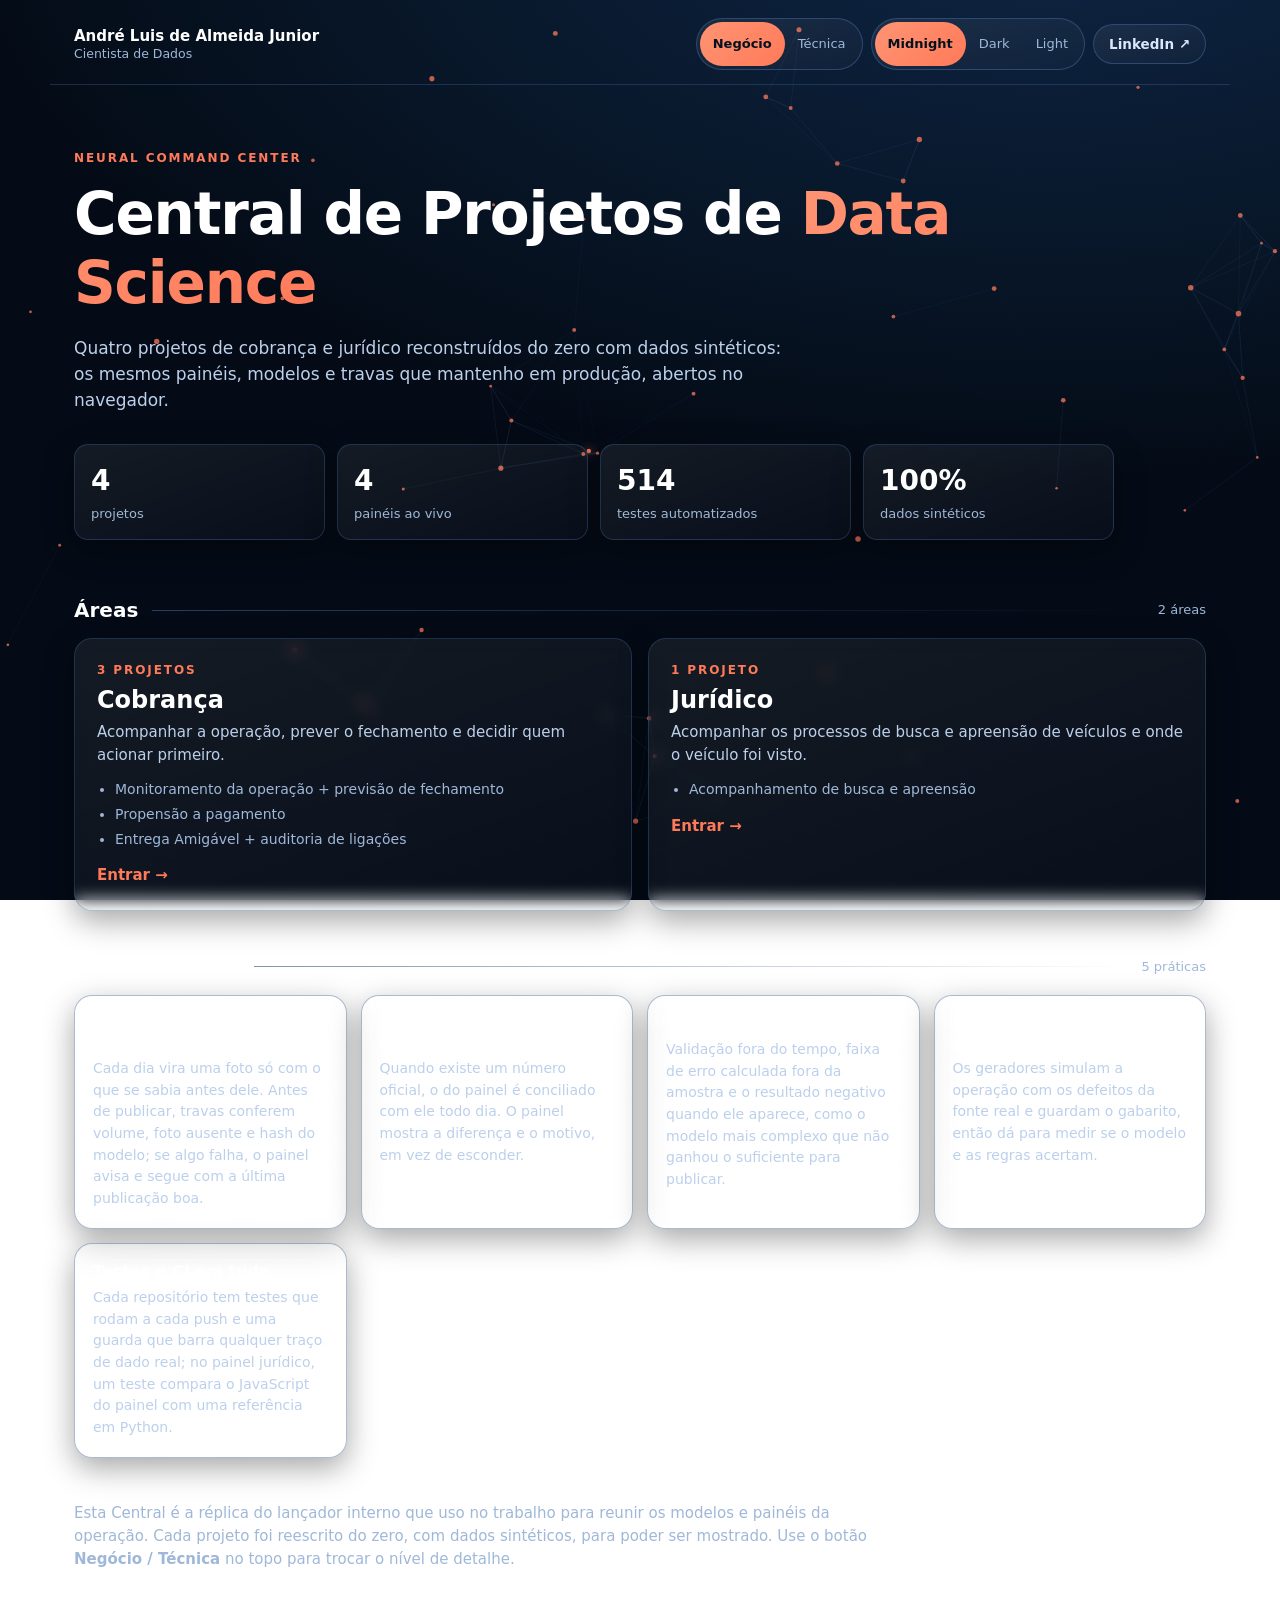
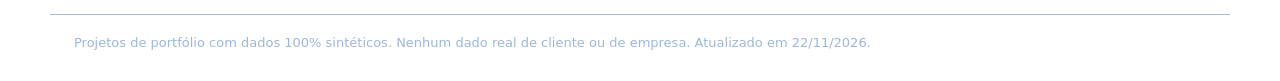
<file: docs/index.html>
<!doctype html>
<html lang="pt-BR" class="no-js">
<head>
<meta charset="utf-8">
<meta name="viewport" content="width=device-width, initial-scale=1">
<title>Central de Projetos de Data Science · André Luis de Almeida Junior</title>
<meta name="description" content="Quatro projetos de cobrança e jurídico reconstruídos do zero com dados sintéticos: os mesmos painéis, modelos e travas que mantenho em produção, abertos no navegador.">
<meta name="color-scheme" content="dark light">
<link rel="icon" href="data:image/svg+xml,%3Csvg xmlns='http://www.w3.org/2000/svg' viewBox='0 0 32 32'%3E%3Ccircle cx='8' cy='10' r='3' fill='%23e8a25b'/%3E%3Ccircle cx='24' cy='8' r='3' fill='%23e8a25b'/%3E%3Ccircle cx='16' cy='24' r='3' fill='%23e8a25b'/%3E%3Cpath d='M8 10L24 8L16 24Z' stroke='%23e8a25b' stroke-width='1.5' fill='none'/%3E%3C/svg%3E">
<link rel="stylesheet" href="estilo.css">
</head>
<body data-theme="midnight" data-visao="negocio">
<script>try{var t=localStorage.getItem("central_tema"),v=localStorage.getItem("central_visao");if(t)document.body.setAttribute("data-theme",t);if(v)document.body.setAttribute("data-visao",v)}catch(e){}</script>
<canvas id="net" aria-hidden="true"></canvas>
<header class="topo">
  <a class="marca" href="index.html"><b>André Luis de Almeida Junior</b><span>Cientista de Dados</span></a>
  <div class="ctrl">
    <div class="seg" id="segVisao" role="group" aria-label="Visão">
      <button type="button" data-visao="negocio" aria-pressed="true">Negócio</button><button type="button" data-visao="tecnica" aria-pressed="false">Técnica</button>
    </div>
    <div class="seg" id="segTema" role="group" aria-label="Tema">
      <button type="button" data-tema="midnight" aria-pressed="true">Midnight</button><button type="button" data-tema="dark" aria-pressed="false">Dark</button><button type="button" data-tema="light" aria-pressed="false">Light</button>
    </div>
    <a class="btn-in" href="https://www.linkedin.com/in/andr%C3%A9-junior-338767262" target="_blank" rel="noopener">LinkedIn ↗</a>
  </div>
</header>
<main>
<section class="hero">
  <div class="eye">Neural Command Center</div>
  <h1>Central de Projetos de <span class="g">Data Science</span></h1>
  <p class="frase">Quatro projetos de cobrança e jurídico reconstruídos do zero com dados sintéticos: os mesmos painéis, modelos e travas que mantenho em produção, abertos no navegador.</p>
  <div class="stats so-negocio">
    <div class="stat"><b>4</b><span>projetos</span></div>
    <div class="stat"><b>4</b><span>painéis ao vivo</span></div>
    <div class="stat"><b>514</b><span>testes automatizados</span></div>
    <div class="stat"><b>100%</b><span>dados sintéticos</span></div>
  </div>
  <div class="stats so-tecnica">
    <div class="stat"><b>3,2%</b><span>erro da previsão do dia às 14h</span></div>
    <div class="stat"><b>0,833</b><span>AUC da propensão a pagamento</span></div>
    <div class="stat"><b>56%</b><span>das entregas nos 10% de maior score</span></div>
    <div class="stat"><b>52</b><span>combinações com JS = Python</span></div>
  </div>
</section>
<section class="bloco">
  <div class="sec"><h2>Áreas</h2><div class="ln"></div><div class="cnt">2 áreas</div></div>
  <div class="cards">
    <a class="cart" href="area/cobranca.html"><div class="eye">3 projetos</div><h3>Cobrança</h3><p>Acompanhar a operação, prever o fechamento e decidir quem acionar primeiro.</p><ul class="mods"><li>Monitoramento da operação + previsão de fechamento<span class="mod-tec so-tecnica">Previsão por razão de funil · Erro de 3,2% às 14h</span></li><li>Propensão a pagamento<span class="mod-tec so-tecnica">Logística calibrada · AUC 0,833</span></li><li>Entrega Amigável + auditoria de ligações<span class="mod-tec so-tecnica">Classe rara + transcrição de áudio · Recall de 56% no top 10%</span></li></ul><div class="enter">Entrar →</div></a>
    <a class="cart" href="area/juridico.html"><div class="eye">1 projeto</div><h3>Jurídico</h3><p>Acompanhar os processos de busca e apreensão de veículos e onde o veículo foi visto.</p><ul class="mods"><li>Acompanhamento de busca e apreensão<span class="mod-tec so-tecnica">Regra de etapas + travas + padrões de placa · Paridade em 52 combinações</span></li></ul><div class="enter">Entrar →</div></a>
  </div>
</section>
<section class="bloco">
  <div class="sec"><h2>Como trabalho</h2><div class="ln"></div><div class="cnt">5 práticas</div></div>
  <div class="praticas">
    <article class="pratica"><h3>Fotos do dia e travas de publicação</h3><p>Cada dia vira uma foto só com o que se sabia antes dele. Antes de publicar, travas conferem volume, foto ausente e hash do modelo; se algo falha, o painel avisa e segue com a última publicação boa.</p></article>
    <article class="pratica"><h3>Nossa regra × tabela oficial</h3><p>Quando existe um número oficial, o do painel é conciliado com ele todo dia. O painel mostra a diferença e o motivo, em vez de esconder.</p></article>
    <article class="pratica"><h3>Métricas honestas</h3><p>Validação fora do tempo, faixa de erro calculada fora da amostra e o resultado negativo quando ele aparece, como o modelo mais complexo que não ganhou o suficiente para publicar.</p></article>
    <article class="pratica"><h3>Dados sintéticos com gabarito</h3><p>Os geradores simulam a operação com os defeitos da fonte real e guardam o gabarito, então dá para medir se o modelo e as regras acertam.</p></article>
    <article class="pratica"><h3>Testes e CI em tudo</h3><p>Cada repositório tem testes que rodam a cada push e uma guarda que barra qualquer traço de dado real; no painel jurídico, um teste compara o JavaScript do painel com uma referência em Python.</p></article>
  </div>
</section>
<section class="bloco sobre">
  <p>Esta Central é a réplica do lançador interno que uso no trabalho para reunir os modelos e painéis da operação. Cada projeto foi reescrito do zero, com dados sintéticos, para poder ser mostrado. Use o botão <b>Negócio / Técnica</b> no topo para trocar o nível de detalhe.</p>
</section>

</main>
<footer class="rodape">
  <p>Projetos de portfólio com dados 100% sintéticos. Nenhum dado real de cliente ou de empresa. Atualizado em 22/11/2026.</p>
</footer>
<script src="central.js"></script>
</body>
</html>
</file>
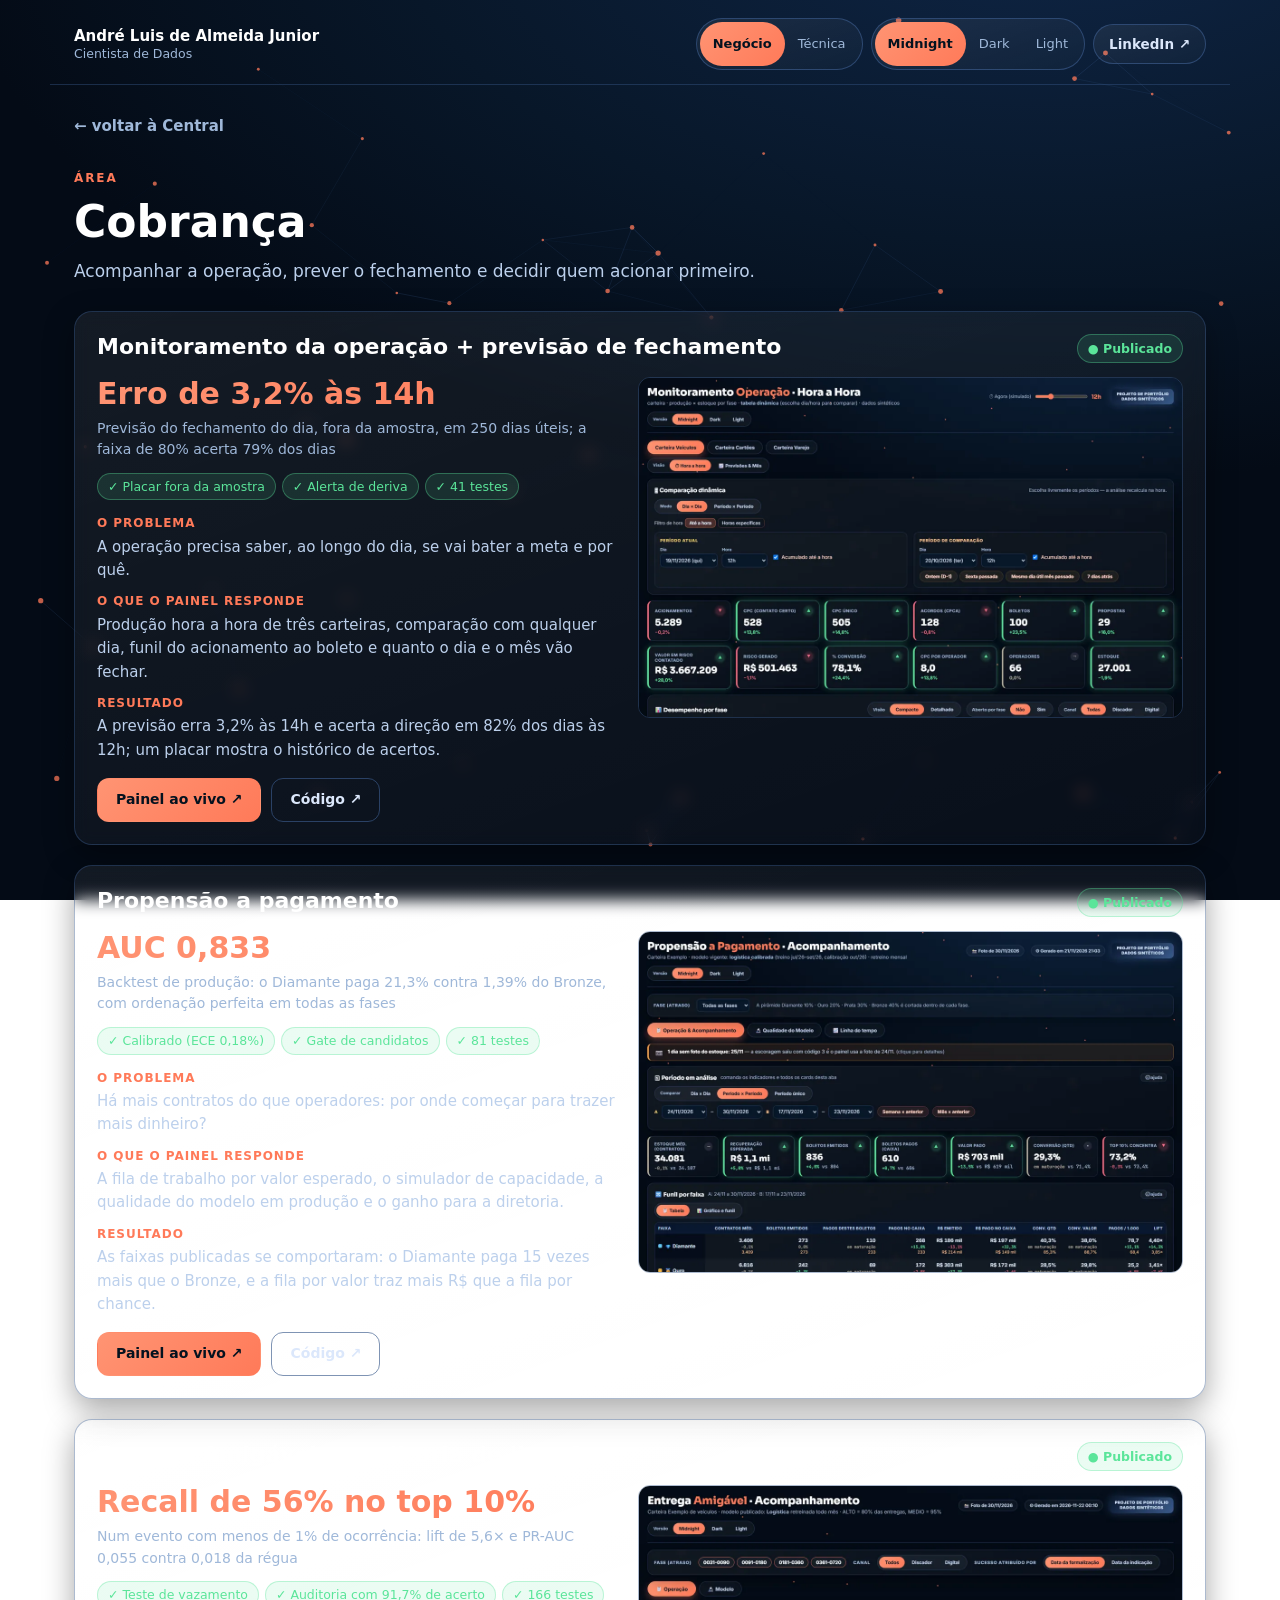
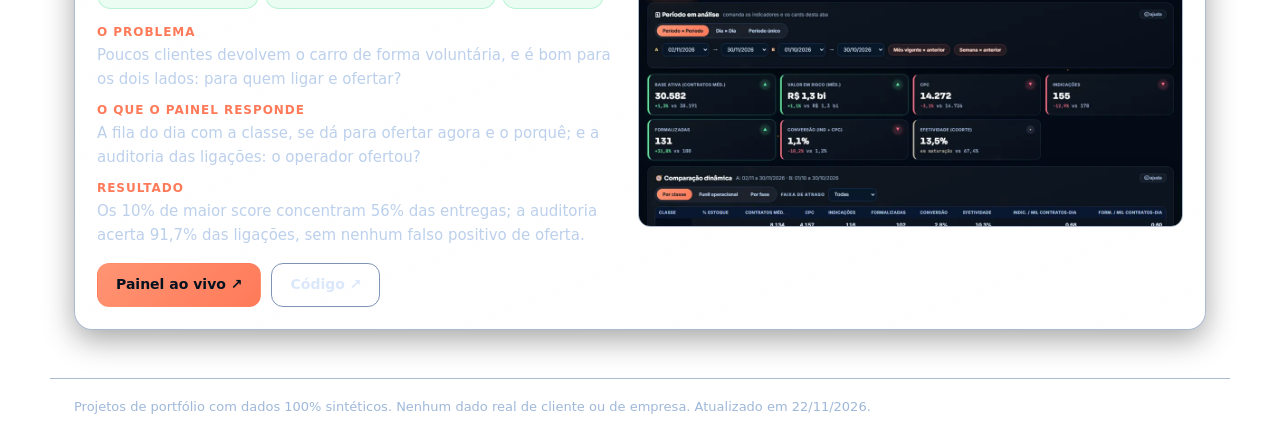
<file: docs/area/cobranca.html>
<!doctype html>
<html lang="pt-BR" class="no-js">
<head>
<meta charset="utf-8">
<meta name="viewport" content="width=device-width, initial-scale=1">
<title>Cobrança · Central de Projetos de Data Science</title>
<meta name="description" content="Acompanhar a operação, prever o fechamento e decidir quem acionar primeiro.">
<meta name="color-scheme" content="dark light">
<link rel="icon" href="data:image/svg+xml,%3Csvg xmlns='http://www.w3.org/2000/svg' viewBox='0 0 32 32'%3E%3Ccircle cx='8' cy='10' r='3' fill='%23e8a25b'/%3E%3Ccircle cx='24' cy='8' r='3' fill='%23e8a25b'/%3E%3Ccircle cx='16' cy='24' r='3' fill='%23e8a25b'/%3E%3Cpath d='M8 10L24 8L16 24Z' stroke='%23e8a25b' stroke-width='1.5' fill='none'/%3E%3C/svg%3E">
<link rel="stylesheet" href="../estilo.css">
</head>
<body data-theme="midnight" data-visao="negocio">
<script>try{var t=localStorage.getItem("central_tema"),v=localStorage.getItem("central_visao");if(t)document.body.setAttribute("data-theme",t);if(v)document.body.setAttribute("data-visao",v)}catch(e){}</script>
<canvas id="net" aria-hidden="true"></canvas>
<header class="topo">
  <a class="marca" href="../index.html"><b>André Luis de Almeida Junior</b><span>Cientista de Dados</span></a>
  <div class="ctrl">
    <div class="seg" id="segVisao" role="group" aria-label="Visão">
      <button type="button" data-visao="negocio" aria-pressed="true">Negócio</button><button type="button" data-visao="tecnica" aria-pressed="false">Técnica</button>
    </div>
    <div class="seg" id="segTema" role="group" aria-label="Tema">
      <button type="button" data-tema="midnight" aria-pressed="true">Midnight</button><button type="button" data-tema="dark" aria-pressed="false">Dark</button><button type="button" data-tema="light" aria-pressed="false">Light</button>
    </div>
    <a class="btn-in" href="https://www.linkedin.com/in/andr%C3%A9-junior-338767262" target="_blank" rel="noopener">LinkedIn ↗</a>
  </div>
</header>
<main>
<a class="voltar" href="../index.html">← voltar à Central</a>
<section class="area-head">
  <div class="eye">Área</div>
  <h1>Cobrança</h1>
  <p class="frase">Acompanhar a operação, prever o fechamento e decidir quem acionar primeiro.</p>
</section>
<div class="mods-lista">
<article class="mod" id="monitoramento">
  <div class="mhead"><div><h2>Monitoramento da operação + previsão de fechamento</h2><div class="chips so-tecnica"><span class="chip">Python</span><span class="chip">pandas</span><span class="chip">Chart.js</span><span class="chip">HTML/CSS/JS</span><span class="chip">GitHub Actions</span></div></div><span class="badge">● Publicado</span></div>
  <div class="mgrid">
    <div class="mtexto">
      <div class="metrica">Erro de 3,2% às 14h</div>
      <p class="metrica-sub">Previsão do fechamento do dia, fora da amostra, em 250 dias úteis; a faixa de 80% acerta 79% dos dias</p>
      <div class="selos"><span class="selo">✓ Placar fora da amostra</span><span class="selo">✓ Alerta de deriva</span><span class="selo">✓ 41 testes</span></div>
      <dl class="so-negocio">
        <dt>O problema</dt><dd>A operação precisa saber, ao longo do dia, se vai bater a meta e por quê.</dd>
        <dt>O que o painel responde</dt><dd>Produção hora a hora de três carteiras, comparação com qualquer dia, funil do acionamento ao boleto e quanto o dia e o mês vão fechar.</dd>
        <dt>Resultado</dt><dd>A previsão erra 3,2% às 14h e acerta a direção em 82% dos dias às 12h; um placar mostra o histórico de acertos.</dd>
      </dl>
      <div class="so-tecnica">
        <p><b>Técnica:</b> Previsão por razão de funil</p>
        <p><b>Validação:</b> Cada dia passado é previsto só com os dias anteriores, em todas as horas de 9h a 20h; WMAPE, viés e cobertura da faixa medidos fora da amostra.</p>
        <ul class="destaques"><li>Razão de funil com meia-vida de 30 dias e ajuste de viés</li><li>Mês por média de dois ritmos, com faixa de 90%</li><li>Decomposição LMDI do CPC em estoque × esforço × taxa</li><li>Dois episódios de mudança simulados: volume e ritmo</li></ul>
        <p class="ntestes">41 testes automatizados, rodando a cada push</p>
      </div>
      <div class="acoes"><a class="btn pri" href="https://alajunior.github.io/monitoramento-operacao-cobranca/" target="_blank" rel="noopener">Painel ao vivo ↗</a><a class="btn" href="https://github.com/Alajunior/monitoramento-operacao-cobranca" target="_blank" rel="noopener">Código ↗</a></div>
    </div>
    <a class="shot" href="https://alajunior.github.io/monitoramento-operacao-cobranca/" target="_blank" rel="noopener"><img src="../img/monitoramento.webp" alt="Captura do painel: Monitoramento da operação + previsão de fechamento" width="1200" height="750" loading="lazy"></a>
  </div>
</article>
<article class="mod" id="propensao">
  <div class="mhead"><div><h2>Propensão a pagamento</h2><div class="chips so-tecnica"><span class="chip">Python</span><span class="chip">scikit-learn</span><span class="chip">LightGBM</span><span class="chip">Chart.js</span><span class="chip">GitHub Actions</span></div></div><span class="badge">● Publicado</span></div>
  <div class="mgrid">
    <div class="mtexto">
      <div class="metrica">AUC 0,833</div>
      <p class="metrica-sub">Backtest de produção: o Diamante paga 21,3% contra 1,39% do Bronze, com ordenação perfeita em todas as fases</p>
      <div class="selos"><span class="selo">✓ Calibrado (ECE 0,18%)</span><span class="selo">✓ Gate de candidatos</span><span class="selo">✓ 81 testes</span></div>
      <dl class="so-negocio">
        <dt>O problema</dt><dd>Há mais contratos do que operadores: por onde começar para trazer mais dinheiro?</dd>
        <dt>O que o painel responde</dt><dd>A fila de trabalho por valor esperado, o simulador de capacidade, a qualidade do modelo em produção e o ganho para a diretoria.</dd>
        <dt>Resultado</dt><dd>As faixas publicadas se comportaram: o Diamante paga 15 vezes mais que o Bronze, e a fila por valor traz mais R$ que a fila por chance.</dd>
      </dl>
      <div class="so-tecnica">
        <p><b>Técnica:</b> Logística calibrada</p>
        <p><b>Validação:</b> Backtest de produção por fase, calibração (Brier, ECE), estabilidade semanal, PSI e uma bateria de 6 testes de validação.</p>
        <ul class="destaques"><li>Calibração leva a chance média de 34,4% para 4,14% (a real é 4,15%)</li><li>Escada régua → logística → LightGBM com gate por bootstrap</li><li>Escoragem diária com travas: foto ausente, volume, hash, publicação atômica</li><li>Linha do tempo: sem modelo × congelado × retreino mensal</li></ul>
        <p class="ntestes">81 testes automatizados, rodando a cada push</p>
      </div>
      <div class="acoes"><a class="btn pri" href="https://alajunior.github.io/propensao-pagamento-cobranca/" target="_blank" rel="noopener">Painel ao vivo ↗</a><a class="btn" href="https://github.com/Alajunior/propensao-pagamento-cobranca" target="_blank" rel="noopener">Código ↗</a></div>
    </div>
    <a class="shot" href="https://alajunior.github.io/propensao-pagamento-cobranca/" target="_blank" rel="noopener"><img src="../img/propensao.webp" alt="Captura do painel: Propensão a pagamento" width="1200" height="750" loading="lazy"></a>
  </div>
</article>
<article class="mod" id="entrega">
  <div class="mhead"><div><h2>Entrega Amigável + auditoria de ligações</h2><div class="chips so-tecnica"><span class="chip">Python</span><span class="chip">scikit-learn</span><span class="chip">LightGBM</span><span class="chip">faster-whisper</span><span class="chip">Chart.js</span></div></div><span class="badge">● Publicado</span></div>
  <div class="mgrid">
    <div class="mtexto">
      <div class="metrica">Recall de 56% no top 10%</div>
      <p class="metrica-sub">Num evento com menos de 1% de ocorrência: lift de 5,6× e PR-AUC 0,055 contra 0,018 da régua</p>
      <div class="selos"><span class="selo">✓ Teste de vazamento</span><span class="selo">✓ Auditoria com 91,7% de acerto</span><span class="selo">✓ 166 testes</span></div>
      <dl class="so-negocio">
        <dt>O problema</dt><dd>Poucos clientes devolvem o carro de forma voluntária, e é bom para os dois lados: para quem ligar e ofertar?</dd>
        <dt>O que o painel responde</dt><dd>A fila do dia com a classe, se dá para ofertar agora e o porquê; e a auditoria das ligações: o operador ofertou?</dd>
        <dt>Resultado</dt><dd>Os 10% de maior score concentram 56% das entregas; a auditoria acerta 91,7% das ligações, sem nenhum falso positivo de oferta.</dd>
      </dl>
      <div class="so-tecnica">
        <p><b>Técnica:</b> Classe rara + transcrição de áudio</p>
        <p><b>Validação:</b> Pilha fora do tempo com as 6 últimas safras maduras; gate por bootstrap por contrato; precisão, recall, PR-AUC e captura no topo.</p>
        <ul class="destaques"><li>O LightGBM empatou e não publicou: resultado negativo documentado</li><li>Validação aleatória × agrupada por contrato mostra o vazamento</li><li>60 ligações sintéticas com vozes neurais, transcritas com faster-whisper</li><li>Regras tolerantes a erro de transcrição: 91,7% contra o gabarito, 88,3% sem as 2 grafias aprendidas na calibração</li></ul>
        <p class="ntestes">166 testes automatizados, rodando a cada push</p>
      </div>
      <div class="acoes"><a class="btn pri" href="https://alajunior.github.io/entrega-amigavel-cobranca/" target="_blank" rel="noopener">Painel ao vivo ↗</a><a class="btn" href="https://github.com/Alajunior/entrega-amigavel-cobranca" target="_blank" rel="noopener">Código ↗</a></div>
    </div>
    <a class="shot" href="https://alajunior.github.io/entrega-amigavel-cobranca/" target="_blank" rel="noopener"><img src="../img/entrega.webp" alt="Captura do painel: Entrega Amigável + auditoria de ligações" width="1200" height="750" loading="lazy"></a>
  </div>
</article>
</div>

</main>
<footer class="rodape">
  <p>Projetos de portfólio com dados 100% sintéticos. Nenhum dado real de cliente ou de empresa. Atualizado em 22/11/2026.</p>
</footer>
<script src="../central.js"></script>
</body>
</html>
</file>
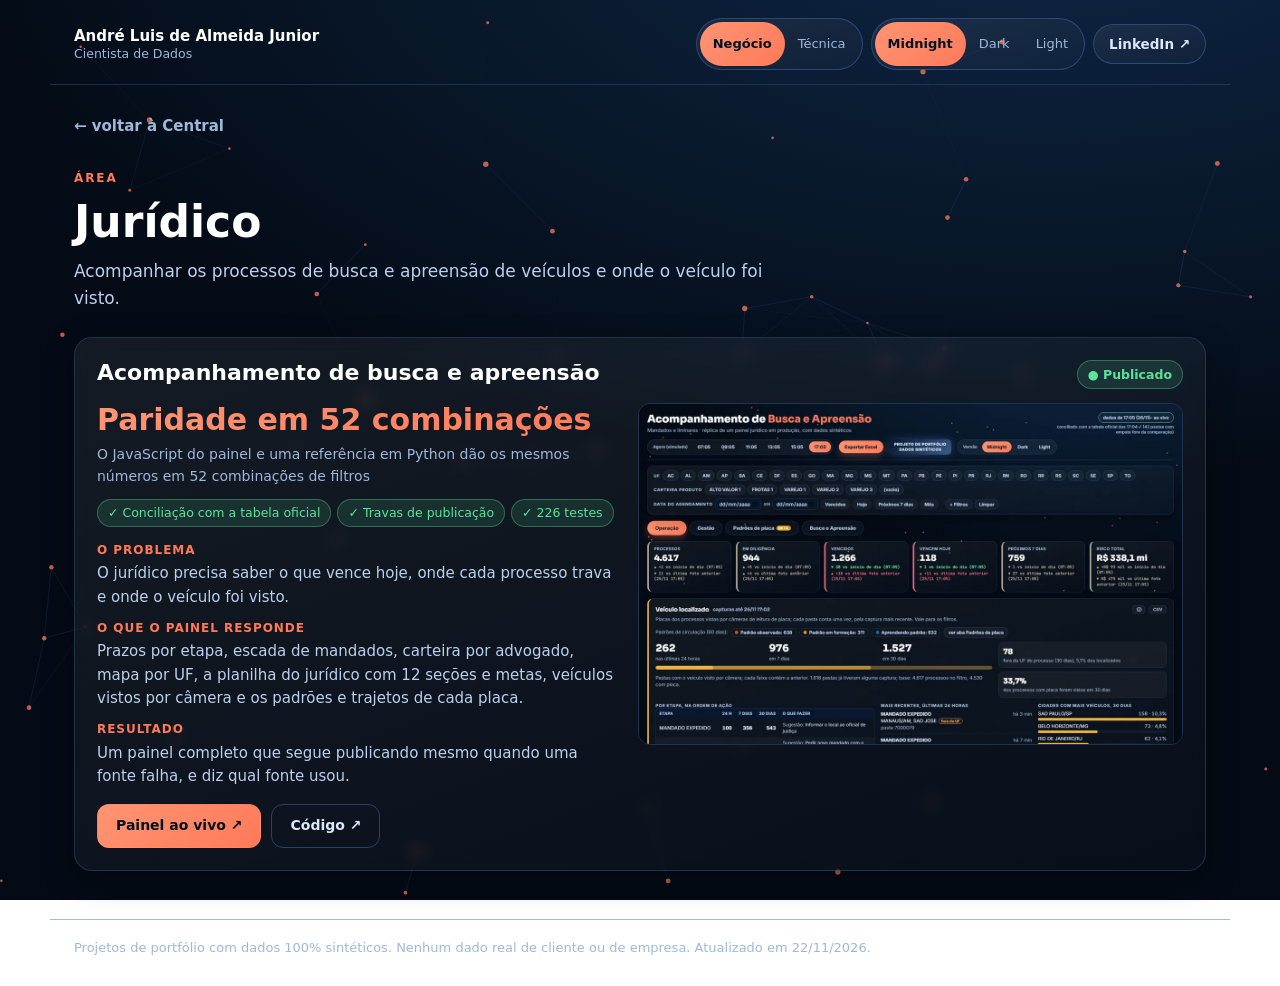
<file: docs/area/juridico.html>
<!doctype html>
<html lang="pt-BR" class="no-js">
<head>
<meta charset="utf-8">
<meta name="viewport" content="width=device-width, initial-scale=1">
<title>Jurídico · Central de Projetos de Data Science</title>
<meta name="description" content="Acompanhar os processos de busca e apreensão de veículos e onde o veículo foi visto.">
<meta name="color-scheme" content="dark light">
<link rel="icon" href="data:image/svg+xml,%3Csvg xmlns='http://www.w3.org/2000/svg' viewBox='0 0 32 32'%3E%3Ccircle cx='8' cy='10' r='3' fill='%23e8a25b'/%3E%3Ccircle cx='24' cy='8' r='3' fill='%23e8a25b'/%3E%3Ccircle cx='16' cy='24' r='3' fill='%23e8a25b'/%3E%3Cpath d='M8 10L24 8L16 24Z' stroke='%23e8a25b' stroke-width='1.5' fill='none'/%3E%3C/svg%3E">
<link rel="stylesheet" href="../estilo.css">
</head>
<body data-theme="midnight" data-visao="negocio">
<script>try{var t=localStorage.getItem("central_tema"),v=localStorage.getItem("central_visao");if(t)document.body.setAttribute("data-theme",t);if(v)document.body.setAttribute("data-visao",v)}catch(e){}</script>
<canvas id="net" aria-hidden="true"></canvas>
<header class="topo">
  <a class="marca" href="../index.html"><b>André Luis de Almeida Junior</b><span>Cientista de Dados</span></a>
  <div class="ctrl">
    <div class="seg" id="segVisao" role="group" aria-label="Visão">
      <button type="button" data-visao="negocio" aria-pressed="true">Negócio</button><button type="button" data-visao="tecnica" aria-pressed="false">Técnica</button>
    </div>
    <div class="seg" id="segTema" role="group" aria-label="Tema">
      <button type="button" data-tema="midnight" aria-pressed="true">Midnight</button><button type="button" data-tema="dark" aria-pressed="false">Dark</button><button type="button" data-tema="light" aria-pressed="false">Light</button>
    </div>
    <a class="btn-in" href="https://www.linkedin.com/in/andr%C3%A9-junior-338767262" target="_blank" rel="noopener">LinkedIn ↗</a>
  </div>
</header>
<main>
<a class="voltar" href="../index.html">← voltar à Central</a>
<section class="area-head">
  <div class="eye">Área</div>
  <h1>Jurídico</h1>
  <p class="frase">Acompanhar os processos de busca e apreensão de veículos e onde o veículo foi visto.</p>
</section>
<div class="mods-lista">
<article class="mod" id="busca-apreensao">
  <div class="mhead"><div><h2>Acompanhamento de busca e apreensão</h2><div class="chips so-tecnica"><span class="chip">Python</span><span class="chip">pandas</span><span class="chip">Leaflet</span><span class="chip">Chart.js</span><span class="chip">SheetJS</span></div></div><span class="badge">● Publicado</span></div>
  <div class="mgrid">
    <div class="mtexto">
      <div class="metrica">Paridade em 52 combinações</div>
      <p class="metrica-sub">O JavaScript do painel e uma referência em Python dão os mesmos números em 52 combinações de filtros</p>
      <div class="selos"><span class="selo">✓ Conciliação com a tabela oficial</span><span class="selo">✓ Travas de publicação</span><span class="selo">✓ 226 testes</span></div>
      <dl class="so-negocio">
        <dt>O problema</dt><dd>O jurídico precisa saber o que vence hoje, onde cada processo trava e onde o veículo foi visto.</dd>
        <dt>O que o painel responde</dt><dd>Prazos por etapa, escada de mandados, carteira por advogado, mapa por UF, a planilha do jurídico com 12 seções e metas, veículos vistos por câmera e os padrões e trajetos de cada placa.</dd>
        <dt>Resultado</dt><dd>Um painel completo que segue publicando mesmo quando uma fonte falha, e diz qual fonte usou.</dd>
      </dl>
      <div class="so-tecnica">
        <p><b>Técnica:</b> Regra de etapas + travas + padrões de placa</p>
        <p><b>Validação:</b> Paridade JS × Python, conciliação diária com a tabela oficial e travas testadas em horários com falha simulada.</p>
        <ul class="destaques"><li>Regra que escolhe a etapa de cada processo</li><li>Payload em delta: 44 fotos num HTML de ~920 KB</li><li>Padrões e trajetos de placa: células de ~330 m, sequência A→B→C, trajetos repetidos, haversine</li><li>Exportação .xlsx no navegador com os filtros ativos</li></ul>
        <p class="ntestes">226 testes automatizados, rodando a cada push</p>
      </div>
      <div class="acoes"><a class="btn pri" href="https://alajunior.github.io/acompanhamento-busca-apreensao/" target="_blank" rel="noopener">Painel ao vivo ↗</a><a class="btn" href="https://github.com/Alajunior/acompanhamento-busca-apreensao" target="_blank" rel="noopener">Código ↗</a></div>
    </div>
    <a class="shot" href="https://alajunior.github.io/acompanhamento-busca-apreensao/" target="_blank" rel="noopener"><img src="../img/busca-apreensao.webp" alt="Captura do painel: Acompanhamento de busca e apreensão" width="1200" height="750" loading="lazy"></a>
  </div>
</article>
</div>

</main>
<footer class="rodape">
  <p>Projetos de portfólio com dados 100% sintéticos. Nenhum dado real de cliente ou de empresa. Atualizado em 22/11/2026.</p>
</footer>
<script src="../central.js"></script>
</body>
</html>
</file>
<file: docs/estilo.css>
/* Central de Projetos — mesmos tokens visuais dos painéis do portfólio (Midnight / Dark / Light) */
body{
  --bg:radial-gradient(1200px 640px at 82% -12%,#2b2620 0%,#171410 55%,#0d0b08 92%);
  --text:#ece6da;--strong:#fff;--t2:#b8ae9c;--t3:#c9bfa8;
  --ac:#D4A72C;--ac2:#B98A3D;--acs:#f0dca0;--acg:linear-gradient(135deg,#D4A72C,#B98A3D);--ac-rgb:212,167,44;
  --bd:rgba(212,167,44,.2);--bd-h:rgba(212,167,44,.32);
  --glass:linear-gradient(160deg,rgba(255,255,255,.065),rgba(255,255,255,.02));
  --chip:rgba(255,255,255,.06);--on-ac:#1a1408;
  --pos:#5be59a;--pos-bg:rgba(91,229,154,.12);--pos-bd:rgba(91,229,154,.35);
  --p-dot:212,167,44;--p-line:212,167,44;--shadow:0 10px 30px rgba(0,0,0,.35);--scheme:dark;
}
body[data-theme="midnight"]{
  --bg:radial-gradient(1200px 640px at 82% -12%,#0f2647 0%,#081729 55%,#040b16 92%);
  --text:#dbe7fb;--t2:#9fb8d9;--t3:#bcd0ec;
  --ac:#ff7a59;--ac2:#3b5b8c;--acs:#ffd2c2;--acg:linear-gradient(135deg,#ff9473,#ff7a59);--ac-rgb:255,122,89;
  --bd:rgba(59,91,140,.42);--bd-h:rgba(59,91,140,.65);--on-ac:#04121f;
  --p-dot:255,122,89;--p-line:59,91,140;
}
body[data-theme="light"]{
  --bg:linear-gradient(180deg,#EDE6D8 0%,#F6F2E8 100%);
  --text:#23262b;--strong:#2e2a1e;--t2:#475569;--t3:#334155;
  --ac:#7a5c18;--ac2:#8a6a1f;--acs:#6b5518;--acg:linear-gradient(135deg,#7a5c18,#8a6a1f);--ac-rgb:122,92,24;
  --bd:#dbe4ee;--bd-h:#cfc6b2;--glass:#fff;--chip:#f1ede3;--on-ac:#fff;
  --pos:#166534;--pos-bg:#e8f5ec;--pos-bd:#b7dcc3;
  --p-dot:139,106,31;--p-line:139,106,31;--shadow:0 8px 24px rgba(46,42,30,.10);--scheme:light;
}
*{box-sizing:border-box}
html{color-scheme:var(--scheme)}
body{margin:0;min-height:100vh;background:var(--bg);background-attachment:fixed;color:var(--text);
  font:15px/1.55 Inter,"Segoe UI",system-ui,-apple-system,Arial,sans-serif;-webkit-text-size-adjust:100%}
#net{position:fixed;inset:0;width:100%;height:100%;z-index:0;pointer-events:none}
.topo,main,.rodape{position:relative;z-index:1;max-width:1180px;margin:0 auto;padding-left:24px;padding-right:24px}
a{color:inherit}
:focus-visible{outline:2px solid var(--ac);outline-offset:3px;border-radius:6px}
h1,h2,h3{color:var(--strong,var(--text));margin:0;line-height:1.2}

/* topo */
.topo{display:flex;flex-wrap:wrap;align-items:center;justify-content:space-between;gap:12px 18px;padding-top:18px;padding-bottom:14px;border-bottom:1px solid var(--bd)}
.marca{display:flex;flex-direction:column;text-decoration:none;line-height:1.25}
.marca b{font-size:15px;color:var(--strong,var(--text))}
.marca span{font-size:12.5px;color:var(--t2)}
.ctrl{display:flex;flex-wrap:wrap;align-items:center;gap:8px}
.seg{display:inline-flex;border:1px solid var(--bd-h);border-radius:999px;padding:3px;background:var(--glass)}
.seg button{font:inherit;font-size:13px;color:var(--t2);background:none;border:0;border-radius:999px;padding:9px 13px;min-height:44px;cursor:pointer}
.seg button[aria-pressed="true"]{background:var(--acg);color:var(--on-ac);font-weight:700}
.no-js .seg{display:none}
.btn-in{display:inline-flex;align-items:center;min-height:40px;padding:8px 15px;border-radius:999px;border:1px solid var(--bd-h);text-decoration:none;font-weight:600;font-size:13.5px;background:var(--glass)}
.btn-in:hover{border-color:var(--ac)}

/* hero */
.hero{padding:64px 0 36px;max-width:1040px}
.eye{font-size:12px;letter-spacing:.16em;text-transform:uppercase;color:var(--ac);font-weight:700}
.hero h1{font-size:clamp(34px,6vw,58px);letter-spacing:-.02em;margin:12px 0 16px}
.g{background:var(--acg);-webkit-background-clip:text;background-clip:text;color:transparent}
.frase{font-size:17px;color:var(--t3);max-width:720px;margin:0}
.stats{display:grid;grid-template-columns:repeat(4,minmax(0,1fr));gap:12px;margin-top:30px}
.stat{background:var(--glass);border:1px solid var(--bd);border-radius:14px;padding:14px 16px;box-shadow:var(--shadow)}
.stat b{display:block;font-size:28px;color:var(--strong,var(--text));font-variant-numeric:tabular-nums}
.stat span{font-size:13px;color:var(--t2)}

/* seções */
.bloco{padding:22px 0}
.sec{display:flex;align-items:center;gap:14px;margin-bottom:16px}
.sec h2{font-size:20px}
.sec .ln{flex:1;height:1px;background:linear-gradient(90deg,var(--bd-h),transparent)}
.sec .cnt{font-size:13px;color:var(--t2)}
.cards{display:grid;grid-template-columns:repeat(auto-fit,minmax(300px,1fr));gap:16px}
.cart,.pratica,.mod{background:var(--glass);border:1px solid var(--bd);border-radius:18px;box-shadow:var(--shadow);
  -webkit-backdrop-filter:blur(8px);backdrop-filter:blur(8px)}
.cart{display:block;text-decoration:none;padding:22px;transition:transform .2s,border-color .2s}
.cart:hover{transform:translateY(-3px);border-color:var(--ac)}
.cart h3{font-size:24px;margin:6px 0 6px}
.cart p{color:var(--t3);margin:0 0 12px}
.mods{margin:0 0 14px;padding-left:18px;color:var(--t2);font-size:14px}
.mods li{margin:3px 0}
.mod-tec{display:block;font-size:13px;color:var(--ac)}
.enter{font-weight:700;color:var(--ac)}
.praticas{display:grid;grid-template-columns:repeat(auto-fit,minmax(260px,1fr));gap:14px}
.pratica{padding:18px}
.pratica h3{font-size:16px;margin-bottom:6px}
.pratica p{margin:0;color:var(--t3);font-size:14px}
.sobre p{color:var(--t2);max-width:820px;margin:0}

/* página da área */
.voltar{display:inline-flex;align-items:center;min-height:40px;margin-top:22px;text-decoration:none;color:var(--t2);font-weight:600}
.voltar:hover{color:var(--ac)}
.area-head{padding:22px 0 26px}
.area-head h1{font-size:clamp(30px,5vw,44px);margin:8px 0 10px}
.mods-lista{display:flex;flex-direction:column;gap:20px;padding-bottom:28px}
.mod{padding:22px}
.mhead{display:flex;align-items:flex-start;gap:12px;margin-bottom:14px}
.mhead h2{font-size:22px}
.mhead>div{flex:1;min-width:0}
.chips{display:flex;flex-wrap:wrap;gap:6px;margin-top:8px}
.chip{font-size:12px;padding:3px 9px;border-radius:999px;background:var(--chip);border:1px solid var(--bd);color:var(--t3)}
.badge{flex:none;font-size:12.5px;font-weight:700;padding:4px 10px;border-radius:999px;color:var(--pos);background:var(--pos-bg);border:1px solid var(--pos-bd);white-space:nowrap}
.mgrid{display:grid;grid-template-columns:minmax(0,1fr) minmax(0,1.05fr);gap:22px;align-items:start}
.metrica{font-size:30px;font-weight:800;line-height:1.15;background:var(--acg);-webkit-background-clip:text;background-clip:text;color:transparent}
.metrica-sub{color:var(--t2);font-size:14px;margin:6px 0 12px}
.selos{display:flex;flex-wrap:wrap;gap:6px;margin-bottom:14px}
.selo{font-size:12.5px;padding:3px 10px;border-radius:999px;color:var(--pos);background:var(--pos-bg);border:1px solid var(--pos-bd)}
dl{margin:0 0 16px}
dt{font-size:12px;letter-spacing:.08em;text-transform:uppercase;color:var(--ac);font-weight:700;margin-top:10px}
dd{margin:3px 0 0;color:var(--t3)}
.so-tecnica p{margin:0 0 8px;color:var(--t3)}
.so-tecnica b{color:var(--strong,var(--text))}
.destaques{margin:0 0 10px;padding-left:18px;color:var(--t3)}
.destaques li{margin:3px 0}
.ntestes{font-size:13.5px;color:var(--t2)}
body[data-visao="negocio"] .so-tecnica{display:none}
body[data-visao="tecnica"] .so-negocio{display:none}
.acoes{display:flex;flex-wrap:wrap;gap:10px;margin-top:6px}
.btn{display:inline-flex;align-items:center;justify-content:center;min-height:44px;padding:10px 18px;border-radius:12px;border:1px solid var(--bd-h);text-decoration:none;font-weight:700;font-size:14px}
.btn:hover{border-color:var(--ac)}
.btn.pri{background:var(--acg);color:var(--on-ac);border-color:transparent}
.shot{display:block;border-radius:12px;overflow:hidden;border:1px solid var(--bd)}
.shot img{display:block;width:100%;height:auto;transition:transform .3s}
.shot:hover img{transform:scale(1.02)}

.rodape{padding-top:18px;padding-bottom:28px;border-top:1px solid var(--bd);margin-top:20px}
.rodape p{margin:0;font-size:13px;color:var(--t2)}

@media (max-width:860px){
  .mgrid{grid-template-columns:1fr}
  .shot{order:-1}
  .stats{grid-template-columns:repeat(2,minmax(0,1fr))}
}
@media (max-width:560px){
  .topo,main,.rodape{padding-left:16px;padding-right:16px}
  .hero{padding:36px 0 24px}
  .ctrl{width:100%}
  .btn-in{margin-left:auto}
  .mhead{flex-direction:column}
  .metrica{font-size:25px}
}
@media (prefers-reduced-motion:reduce){
  *{transition:none!important}
}
</file>
